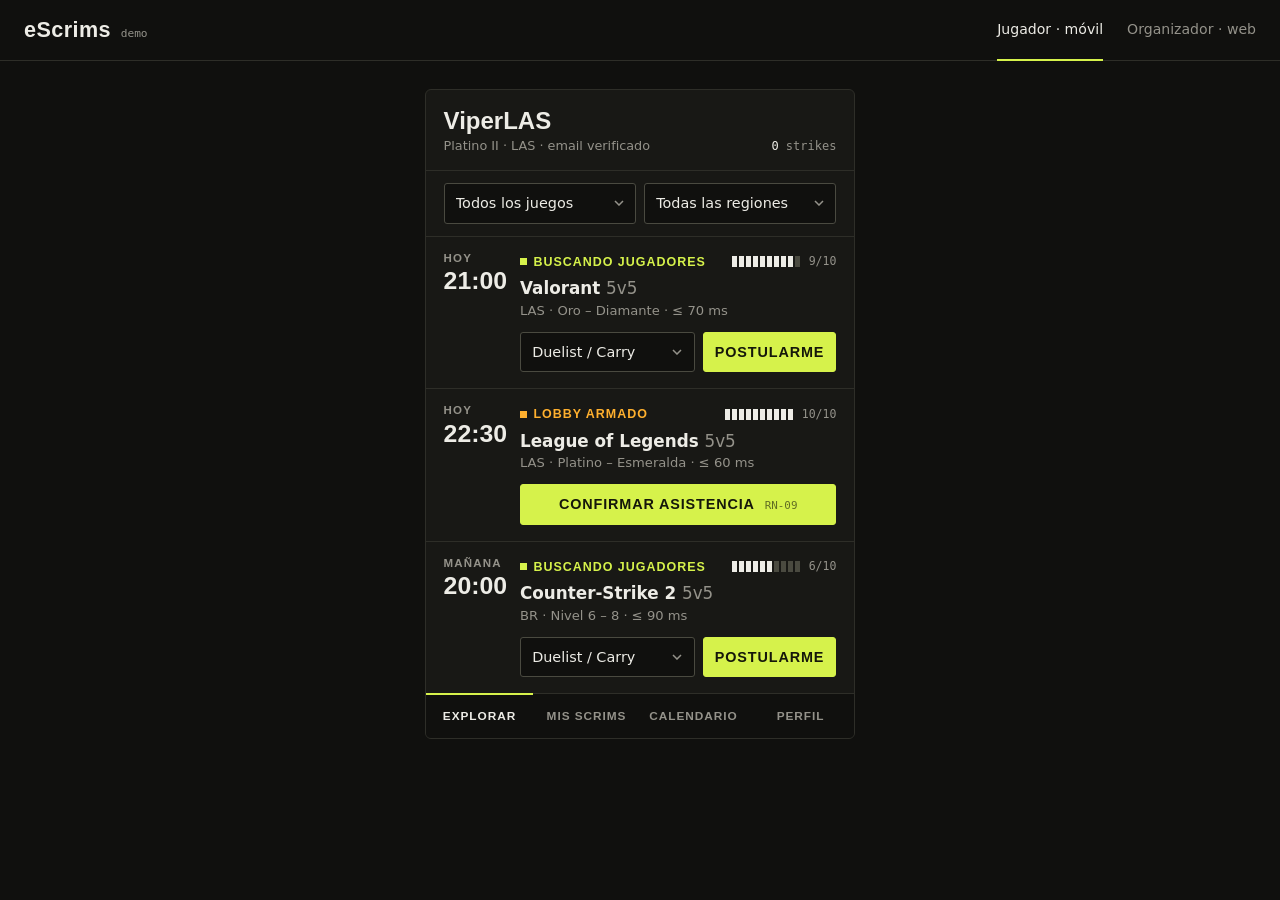
<file: src/main/resources/static/index.html>
<!doctype html>
<html lang="es">
  <head>
    <meta charset="UTF-8" />
    <meta name="viewport" content="width=device-width, initial-scale=1.0" />
    <title>eScrims — Jugador</title>
    <link rel="stylesheet" href="styles.css" />
  </head>
  <body>
    <nav class="top-switcher">
      <div class="brand">eScrims <small>demo</small></div>
      <div class="nav-links">
        <a href="index.html" class="active">Jugador · móvil</a>
        <a href="organizador.html">Organizador · web</a>
      </div>
    </nav>

    <main class="mobile-wrapper">
      <header class="mobile-header">
        <div>
          <div class="player-name">ViperLAS</div>
          <div class="player-sub">Platino II · LAS · email verificado</div>
        </div>
        <span class="strikes"><b>0</b> strikes</span>
      </header>

      <section class="mobile-content">
        <div class="filters-bar">
          <select
            id="filtroJuego"
            aria-label="Filtrar por juego"
            onchange="renderScrims()"
          >
            <option value="TODOS">Todos los juegos</option>
            <option value="VALORANT">Valorant</option>
            <option value="LEAGUE_OF_LEGENDS">League of Legends</option>
            <option value="CS2">Counter-Strike 2</option>
          </select>
          <select
            id="filtroRegion"
            aria-label="Filtrar por región"
            onchange="renderScrims()"
          >
            <option value="TODAS">Todas las regiones</option>
            <option value="LAS">LAS</option>
            <option value="LAN">LAN</option>
            <option value="BR">BR</option>
          </select>
        </div>

        <div id="toastMobile" class="toast" role="status"></div>
        <div id="listaScrims"></div>
      </section>

      <footer class="mobile-bottom-nav">
        <span class="active">Explorar</span>
        <span>Mis scrims</span>
        <span>Calendario</span>
        <span>Perfil</span>
      </footer>
    </main>

    <script>
      const NOMBRES_JUEGO = {
        VALORANT: 'Valorant',
        LEAGUE_OF_LEGENDS: 'League of Legends',
        CS2: 'Counter-Strike 2',
      };

      const scrimsMock = [
        {
          id: 'scrim-101',
          juego: 'VALORANT',
          formato: '5v5',
          region: 'LAS',
          rango: 'Oro – Diamante',
          latenciaMax: 70,
          dia: 'Hoy',
          hora: '21:00',
          ocupados: 9,
          cupos: 10,
          estado: 'Buscando jugadores',
          estadoClass: 'state-buscando',
          postulado: false,
          confirmado: false,
        },
        {
          id: 'scrim-102',
          juego: 'LEAGUE_OF_LEGENDS',
          formato: '5v5',
          region: 'LAS',
          rango: 'Platino – Esmeralda',
          latenciaMax: 60,
          dia: 'Hoy',
          hora: '22:30',
          ocupados: 10,
          cupos: 10,
          estado: 'Lobby armado',
          estadoClass: 'state-lobby',
          postulado: true,
          confirmado: false,
        },
        {
          id: 'scrim-103',
          juego: 'CS2',
          formato: '5v5',
          region: 'BR',
          rango: 'Nivel 6 – 8',
          latenciaMax: 90,
          dia: 'Mañana',
          hora: '20:00',
          ocupados: 6,
          cupos: 10,
          estado: 'Buscando jugadores',
          estadoClass: 'state-buscando',
          postulado: false,
          confirmado: false,
        },
      ];

      let timerAviso;
      function mostrarAviso(texto) {
        const toast = document.getElementById('toastMobile');
        toast.textContent = texto;
        toast.classList.add('is-visible');
        clearTimeout(timerAviso);
        timerAviso = setTimeout(
          () => toast.classList.remove('is-visible'),
          3200,
        );
      }

      function postularse(id) {
        const selectRol = document.getElementById(`rol-${id}`);
        const rol = selectRol.options[selectRol.selectedIndex].text;
        const scrim = scrimsMock.find((s) => s.id === id);
        // Equivalente a POST /api/scrims/{id}/postulaciones
        scrim.postulado = true;
        scrim.ocupados = scrim.cupos;
        scrim.estado = 'Lobby armado';
        scrim.estadoClass = 'state-lobby';
        mostrarAviso(
          `Te postulaste como ${rol}. Se completó el cupo: lobby armado.`,
        );
        renderScrims();
      }

      function confirmarAsistencia(id) {
        const scrim = scrimsMock.find((s) => s.id === id);
        // Equivalente a POST /api/scrims/{id}/confirmaciones
        scrim.confirmado = true;
        scrim.estado = 'Confirmado';
        scrim.estadoClass = 'state-confirmado';
        mostrarAviso(
          'Asistencia confirmada. El evento se agregó a tu calendario (iCal).',
        );
        renderScrims();
      }

      function renderCupos(s) {
        let pips = '';
        for (let i = 0; i < s.cupos; i++) {
          pips += `<i class="${i < s.ocupados ? 'on' : ''}"></i>`;
        }
        return `<div class="slots" title="${s.ocupados} de ${s.cupos} cupos ocupados">${pips}<span>${s.ocupados}/${s.cupos}</span></div>`;
      }

      function renderAcciones(s) {
        if (!s.postulado) {
          return `
            <select id="rol-${s.id}" aria-label="Rol">
              <option value="DUELIST">Duelist / Carry</option>
              <option value="CONTROLLER">Controller / Jungla</option>
              <option value="INITIATOR">Initiator / Mid</option>
              <option value="SENTINEL">Sentinel / Support</option>
            </select>
            <button class="btn-primary" onclick="postularse('${s.id}')">Postularme</button>`;
        }
        if (!s.confirmado) {
          return `
            <button class="btn-primary block" onclick="confirmarAsistencia('${s.id}')">
              Confirmar asistencia <span class="ref">RN-09</span>
            </button>`;
        }
        return `<button class="btn-done block" disabled>Asistencia confirmada</button>`;
      }

      function renderScrims() {
        const juego = document.getElementById('filtroJuego').value;
        const region = document.getElementById('filtroRegion').value;
        const contenedor = document.getElementById('listaScrims');

        const filtrados = scrimsMock.filter(
          (s) =>
            (juego === 'TODOS' || s.juego === juego) &&
            (region === 'TODAS' || s.region === region),
        );

        if (filtrados.length === 0) {
          contenedor.innerHTML = `<p class="empty" style="padding:1.25rem 1.1rem">No hay scrims con esos filtros.</p>`;
          return;
        }

        contenedor.innerHTML = filtrados
          .map(
            (s) => `
            <article class="scrim">
              <div class="scrim-when">
                <span class="day">${s.dia}</span>
                <span class="time">${s.hora}</span>
              </div>
              <div class="scrim-body">
                <div class="scrim-top">
                  <span class="state ${s.estadoClass}">${s.estado}</span>
                  ${renderCupos(s)}
                </div>
                <h3>${NOMBRES_JUEGO[s.juego]} <span>${s.formato}</span></h3>
                <div class="scrim-meta">${s.region} · ${s.rango} · ≤ ${s.latenciaMax} ms</div>
                <div class="scrim-actions">${renderAcciones(s)}</div>
              </div>
            </article>`,
          )
          .join('');
      }

      renderScrims();
    </script>
  </body>
</html>
</file>
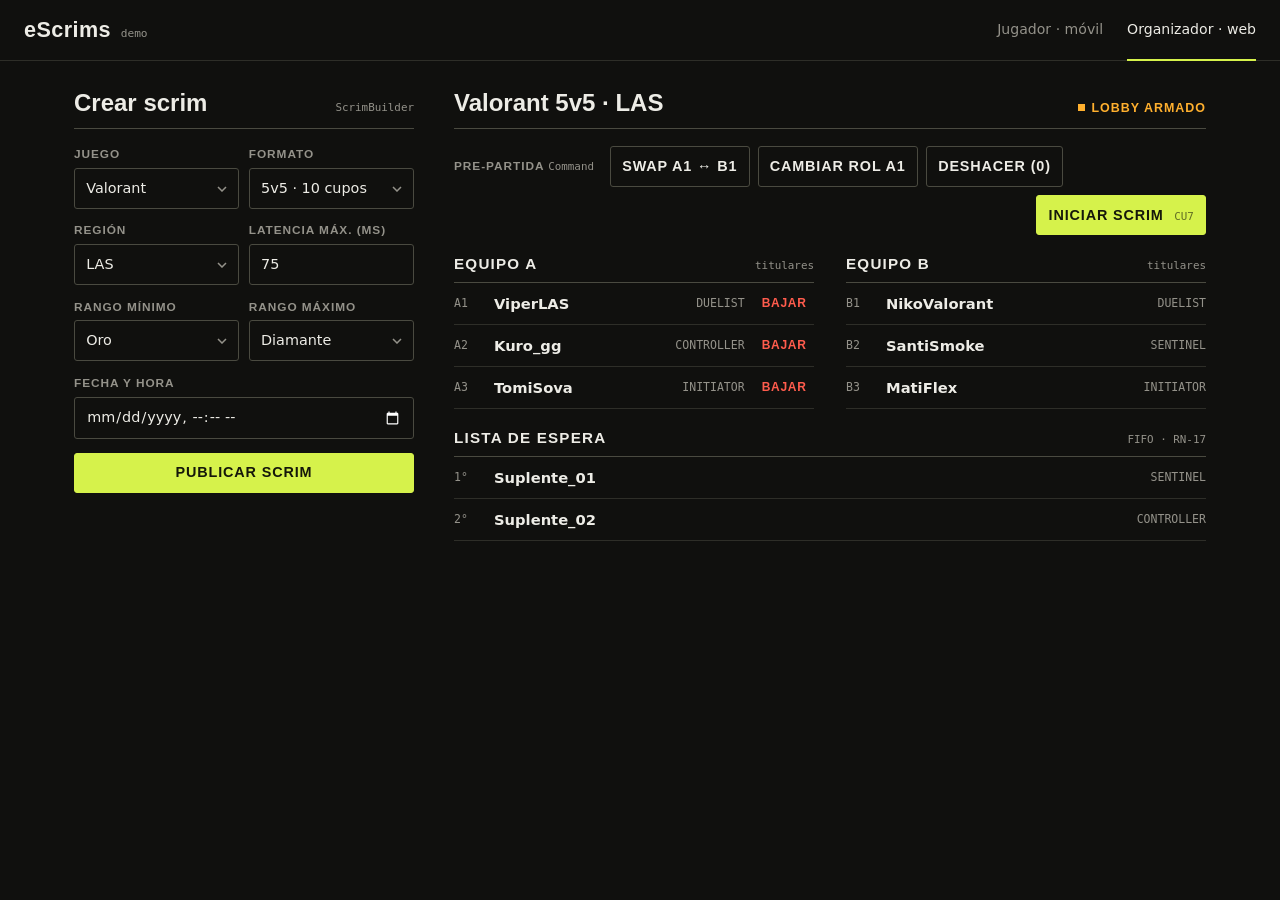
<file: src/main/resources/static/organizador.html>
<!doctype html>
<html lang="es">
  <head>
    <meta charset="UTF-8" />
    <meta name="viewport" content="width=device-width, initial-scale=1.0" />
    <title>eScrims — Organizador</title>
    <link rel="stylesheet" href="styles.css" />
  </head>
  <body>
    <nav class="top-switcher">
      <div class="brand">eScrims <small>demo</small></div>
      <div class="nav-links">
        <a href="index.html">Jugador · móvil</a>
        <a href="organizador.html" class="active">Organizador · web</a>
      </div>
    </nav>

    <main class="dashboard-container">
      <!-- Columna izquierda: crear scrim (Builder + validaciones DTO) -->
      <section class="panel">
        <div class="panel-head">
          <h2>Crear scrim</h2>
          <span class="ref">ScrimBuilder</span>
        </div>
        <form id="formCrearScrim" class="form" onsubmit="crearScrim(event)">
          <div class="form-row">
            <div class="form-group">
              <label for="juego">Juego</label>
              <select id="juego">
                <option value="VALORANT">Valorant</option>
                <option value="LEAGUE_OF_LEGENDS">League of Legends</option>
                <option value="CS2">Counter-Strike 2</option>
              </select>
            </div>
            <div class="form-group">
              <label for="formato">Formato</label>
              <select id="formato">
                <option value="CINCO_VS_CINCO">5v5 · 10 cupos</option>
                <option value="TRES_VS_TRES">3v3 · 6 cupos</option>
                <option value="UNO_VS_UNO">1v1 · 2 cupos</option>
              </select>
            </div>
          </div>

          <div class="form-row">
            <div class="form-group">
              <label for="region">Región</label>
              <select id="region">
                <option value="LAS">LAS</option>
                <option value="LAN">LAN</option>
                <option value="BR">BR</option>
              </select>
            </div>
            <div class="form-group">
              <label for="latenciaMax">Latencia máx. (ms)</label>
              <input
                type="number"
                id="latenciaMax"
                value="75"
                min="1"
                max="500"
                required
              />
            </div>
          </div>

          <div class="form-row">
            <div class="form-group">
              <label for="rangoMin">Rango mínimo</label>
              <select id="rangoMin">
                <option value="ORO">Oro</option>
                <option value="PLATINO">Platino</option>
                <option value="DIAMANTE">Diamante</option>
              </select>
            </div>
            <div class="form-group">
              <label for="rangoMax">Rango máximo</label>
              <select id="rangoMax">
                <option value="PLATINO">Platino</option>
                <option value="DIAMANTE" selected>Diamante</option>
                <option value="INMORTAL">Inmortal</option>
              </select>
            </div>
          </div>

          <div class="form-group">
            <label for="fechaHora">Fecha y hora</label>
            <input type="datetime-local" id="fechaHora" required />
          </div>

          <button type="submit" class="btn-primary">Publicar scrim</button>
        </form>
      </section>

      <!-- Columna derecha: lobby, equipos, suplentes y Command -->
      <section class="panel">
        <div class="panel-head">
          <h2 id="tituloLobby">Valorant 5v5 · LAS</h2>
          <span id="badgeEstadoLobby" class="state state-lobby"
            >Lobby armado</span
          >
        </div>

        <div id="toastOrg" class="toast" role="status"></div>

        <!-- Acciones pre-partida (Patrón Command + Undo) -->
        <div class="command-toolbar">
          <span class="label">Pre-partida <span class="ref">Command</span></span>
          <button class="btn-ghost" onclick="ejecutarSwap()">
            Swap A1 ↔ B1
          </button>
          <button class="btn-ghost" onclick="ejecutarAsignarRol()">
            Cambiar rol A1
          </button>
          <button class="btn-ghost" onclick="deshacerUltimoComando()">
            Deshacer (<span id="contadorUndo">0</span>)
          </button>
          <button class="btn-primary" onclick="iniciarPartida()">
            Iniciar scrim <span class="ref">CU7</span>
          </button>
        </div>

        <div class="teams-grid">
          <div class="team">
            <h3>Equipo A <span class="ref">titulares</span></h3>
            <div id="listaEquipoA"></div>
          </div>
          <div class="team">
            <h3>Equipo B <span class="ref">titulares</span></h3>
            <div id="listaEquipoB"></div>
          </div>
        </div>

        <!-- Lista de espera / suplentes FIFO (RN-10 / RN-17) -->
        <div class="team">
          <h3>Lista de espera <span class="ref">FIFO · RN-17</span></h3>
          <div id="listaSuplentes"></div>
        </div>
      </section>
    </main>

    <script>
      let estadoActual = 'Lobby armado';
      let equipoA = [
        { nombre: 'ViperLAS', rol: 'DUELIST' },
        { nombre: 'Kuro_gg', rol: 'CONTROLLER' },
        { nombre: 'TomiSova', rol: 'INITIATOR' },
      ];
      let equipoB = [
        { nombre: 'NikoValorant', rol: 'DUELIST' },
        { nombre: 'SantiSmoke', rol: 'SENTINEL' },
        { nombre: 'MatiFlex', rol: 'INITIATOR' },
      ];
      let suplentes = [
        { nombre: 'Suplente_01', rol: 'SENTINEL' },
        { nombre: 'Suplente_02', rol: 'CONTROLLER' },
      ];

      const historialComandos = [];

      let timerAviso;
      function notificarOrg(msg, esError = false) {
        const toast = document.getElementById('toastOrg');
        toast.textContent = msg;
        toast.classList.add('is-visible');
        toast.classList.toggle('is-error', esError);
        clearTimeout(timerAviso);
        timerAviso = setTimeout(
          () => toast.classList.remove('is-visible'),
          3500,
        );
      }

      function validarPrePartida() {
        if (estadoActual === 'En juego') {
          notificarOrg(
            'RN-12: No se pueden ejecutar ni deshacer comandos una vez iniciada la partida.',
            true,
          );
          return false;
        }
        return true;
      }

      function ejecutarSwap() {
        if (!validarPrePartida()) return;
        const temp = equipoA[0];
        equipoA[0] = equipoB[0];
        equipoB[0] = temp;

        historialComandos.push({ tipo: 'SWAP' });
        notificarOrg(
          `SwapJugadoresCommand ejecutado: ${equipoB[0].nombre} ↔ ${equipoA[0].nombre}`,
        );
        renderLobby();
      }

      function ejecutarAsignarRol() {
        if (!validarPrePartida()) return;
        const rolAnterior = equipoA[0].rol;
        const nuevoRol = rolAnterior === 'DUELIST' ? 'SENTINEL' : 'DUELIST';
        equipoA[0].rol = nuevoRol;

        historialComandos.push({ tipo: 'ROL', rolAnterior });
        notificarOrg(
          `AsignarRolCommand: ${equipoA[0].nombre} pasó de ${rolAnterior} a ${nuevoRol}`,
        );
        renderLobby();
      }

      function deshacerUltimoComando() {
        if (!validarPrePartida()) return;
        if (historialComandos.length === 0) {
          notificarOrg('No hay comandos en el historial para deshacer.', true);
          return;
        }
        const ultimo = historialComandos.pop();
        if (ultimo.tipo === 'SWAP') {
          const temp = equipoA[0];
          equipoA[0] = equipoB[0];
          equipoB[0] = temp;
          notificarOrg(
            'Undo ejecutado: Se revirtió el intercambio de jugadores.',
          );
        } else if (ultimo.tipo === 'ROL') {
          equipoA[0].rol = ultimo.rolAnterior;
          notificarOrg(
            `Undo ejecutado: Rol restaurado a ${ultimo.rolAnterior}.`,
          );
        }
        renderLobby();
      }

      function bajarTitularYPromover(indice) {
        if (!validarPrePartida()) return;
        const saliente = equipoA[indice];
        if (suplentes.length > 0) {
          const promovido = suplentes.shift();
          equipoA[indice] = promovido;
          notificarOrg(
            `RN-17: ${saliente.nombre} se bajó. Se promovió automáticamente a ${promovido.nombre}.`,
          );
        } else {
          equipoA.splice(indice, 1);
          notificarOrg(`${saliente.nombre} se bajó del equipo.`);
        }
        renderLobby();
      }

      function iniciarPartida() {
        estadoActual = 'En juego';
        const badge = document.getElementById('badgeEstadoLobby');
        badge.textContent = 'En juego';
        badge.className = 'state state-enjuego';
        notificarOrg(
          'CU7: Transición a EnJuegoState completada. Comandos pre-partida bloqueados (RN-12).',
        );
      }

      function crearScrim(e) {
        e.preventDefault();
        const texto = (id) => {
          const sel = document.getElementById(id);
          return sel.options[sel.selectedIndex].text;
        };
        const juego = texto('juego');
        const formato = texto('formato').split(' ')[0];
        const region = document.getElementById('region').value;
        const lat = document.getElementById('latenciaMax').value;

        document.getElementById('tituloLobby').textContent =
          `${juego} ${formato} · ${region} · ≤ ${lat} ms`;
        estadoActual = 'Buscando jugadores';
        const badge = document.getElementById('badgeEstadoLobby');
        badge.textContent = estadoActual;
        badge.className = 'state state-buscando';
        notificarOrg(
          'Scrim creado mediante ScrimBuilder y publicado en DomainEventBus.',
        );
      }

      function renderLobby() {
        document.getElementById('contadorUndo').textContent =
          historialComandos.length;

        document.getElementById('listaEquipoA').innerHTML = equipoA
          .map(
            (j, idx) => `
            <div class="player-row">
              <span class="pos">A${idx + 1}</span>
              <span class="nombre">${j.nombre}</span>
              <span class="rol">${j.rol}</span>
              <button class="btn-danger" onclick="bajarTitularYPromover(${idx})">Bajar</button>
            </div>`,
          )
          .join('');

        document.getElementById('listaEquipoB').innerHTML = equipoB
          .map(
            (j, idx) => `
            <div class="player-row">
              <span class="pos">B${idx + 1}</span>
              <span class="nombre">${j.nombre}</span>
              <span class="rol">${j.rol}</span>
            </div>`,
          )
          .join('');

        document.getElementById('listaSuplentes').innerHTML = suplentes.length
          ? suplentes
              .map(
                (j, idx) => `
                <div class="player-row">
                  <span class="pos">${idx + 1}°</span>
                  <span class="nombre">${j.nombre}</span>
                  <span class="rol">${j.rol}</span>
                </div>`,
              )
              .join('')
          : `<div class="empty">No hay suplentes en espera.</div>`;
      }

      renderLobby();
    </script>
  </body>
</html>
</file>
<file: src/main/resources/static/styles.css>
:root {
  --bg: #10100e;
  --surface: #181815;
  --surface-2: #21211d;
  --line: #2e2e28;
  --line-strong: #4a4a40;
  --text: #edece6;
  --muted: #94928a;
  --accent: #d6f24b;
  --accent-ink: #15170a;
  --ok: #62d49b;
  --warn: #ffb02e;
  --live: #ff6b4a;
  --danger: #ff5c4d;

  --font-display:
    'Bahnschrift', 'DIN Alternate', 'Roboto Condensed', 'Arial Narrow',
    sans-serif;
  --font-body: 'Segoe UI', system-ui, -apple-system, sans-serif;
  --font-mono: 'Cascadia Mono', 'Cascadia Code', Consolas, ui-monospace,
    monospace;
}

* {
  box-sizing: border-box;
  margin: 0;
  padding: 0;
}

body {
  background: var(--bg);
  color: var(--text);
  font-family: var(--font-body);
  font-size: 15px;
  line-height: 1.45;
}

/* ---------- Barra superior ---------- */
.top-switcher {
  display: flex;
  justify-content: space-between;
  align-items: stretch;
  flex-wrap: wrap;
  gap: 0 1.5rem;
  padding: 0 1.5rem;
  border-bottom: 1px solid var(--line);
}

.brand {
  display: flex;
  align-items: baseline;
  gap: 0.6rem;
  padding: 0.9rem 0;
  font-family: var(--font-display);
  font-size: 1.35rem;
  font-weight: 700;
  font-stretch: 80%;
  letter-spacing: 0.02em;
}

.brand small {
  font-family: var(--font-mono);
  font-size: 0.7rem;
  font-weight: 400;
  letter-spacing: 0;
  color: var(--muted);
}

.nav-links {
  display: flex;
  gap: 1.5rem;
}

.nav-links a {
  display: flex;
  align-items: center;
  text-decoration: none;
  color: var(--muted);
  font-size: 0.88rem;
  border-bottom: 2px solid transparent;
  margin-bottom: -1px;
  padding: 0.6rem 0;
}

.nav-links a:hover {
  color: var(--text);
}

.nav-links a.active {
  color: var(--text);
  border-bottom-color: var(--accent);
}

/* ---------- Estado del scrim (Patrón State) ---------- */
.state {
  display: inline-flex;
  align-items: center;
  gap: 0.4rem;
  font-family: var(--font-display);
  font-size: 0.78rem;
  font-weight: 600;
  letter-spacing: 0.08em;
  text-transform: uppercase;
  white-space: nowrap;
}

.state::before {
  content: '';
  width: 7px;
  height: 7px;
  background: currentColor;
}

.state-buscando {
  color: var(--accent);
}
.state-lobby {
  color: var(--warn);
}
.state-confirmado {
  color: var(--ok);
}
.state-enjuego {
  color: var(--live);
}

/* Referencia a regla de negocio / caso de uso / patrón */
.ref {
  font-family: var(--font-mono);
  font-size: 0.68rem;
  font-weight: 400;
  letter-spacing: 0;
  text-transform: none;
  color: var(--muted);
}

button .ref {
  color: inherit;
  opacity: 0.6;
  margin-left: 0.35rem;
}

/* ---------- Controles ---------- */
button,
select,
input {
  font: inherit;
  font-size: 0.9rem;
  color: var(--text);
  background: var(--bg);
  border: 1px solid var(--line-strong);
  border-radius: 3px;
  padding: 0.55rem 0.7rem;
  min-height: 40px;
}

select {
  appearance: none;
  padding-right: 1.9rem;
  background-image: url("data:image/svg+xml,%3Csvg xmlns='http://www.w3.org/2000/svg' width='10' height='6'%3E%3Cpath d='M1 1l4 4 4-4' fill='none' stroke='%2394928a' stroke-width='1.5'/%3E%3C/svg%3E");
  background-repeat: no-repeat;
  background-position: right 0.7rem center;
}

input[type='datetime-local'] {
  color-scheme: dark;
}

select:hover,
input:hover {
  border-color: var(--muted);
}

:focus-visible {
  outline: 2px solid var(--accent);
  outline-offset: 2px;
}

button {
  cursor: pointer;
  font-family: var(--font-display);
  font-weight: 600;
  letter-spacing: 0.06em;
  text-transform: uppercase;
  white-space: nowrap;
}

button:disabled {
  cursor: default;
}

.btn-primary {
  background: var(--accent);
  border-color: var(--accent);
  color: var(--accent-ink);
}

.btn-primary:hover {
  background: #e4fb6c;
}

.btn-ghost {
  background: transparent;
}

.btn-ghost:hover:not(:disabled) {
  border-color: var(--text);
}

.btn-danger {
  background: transparent;
  border-color: transparent;
  color: var(--danger);
  min-height: 0;
  padding: 0.15rem 0.4rem;
  font-size: 0.75rem;
}

.btn-danger:hover {
  border-color: var(--danger);
}

.btn-done {
  background: transparent;
  border-color: var(--line);
  color: var(--ok);
}

.block {
  width: 100%;
}

/* ---------- Aviso ---------- */
.toast {
  display: none;
  padding: 0.6rem 0.75rem;
  font-size: 0.85rem;
  background: var(--surface-2);
  border: 1px solid var(--line-strong);
  border-left: 3px solid var(--ok);
  border-radius: 3px;
}

.toast.is-visible {
  display: block;
}

.toast.is-error {
  border-left-color: var(--danger);
}

/* ================= VISTA MÓVIL (JUGADOR) ================= */
.mobile-wrapper {
  max-width: 430px;
  margin: 1.75rem auto;
  background: var(--surface);
  border: 1px solid var(--line);
  border-radius: 6px;
  overflow: hidden;
}

.mobile-header {
  display: flex;
  justify-content: space-between;
  align-items: flex-end;
  gap: 1rem;
  padding: 1.1rem 1.1rem 0.9rem;
  border-bottom: 1px solid var(--line);
}

.player-name {
  font-family: var(--font-display);
  font-size: 1.5rem;
  font-weight: 700;
  font-stretch: 80%;
  line-height: 1.1;
}

.player-sub {
  font-size: 0.8rem;
  color: var(--muted);
  margin-top: 0.2rem;
}

.strikes {
  font-family: var(--font-mono);
  font-size: 0.75rem;
  color: var(--muted);
  white-space: nowrap;
}

.strikes b {
  color: var(--text);
  font-weight: 400;
}

.mobile-content {
  max-height: 72vh;
  overflow-y: auto;
}

.filters-bar {
  display: grid;
  grid-template-columns: 1fr 1fr;
  gap: 0.5rem;
  padding: 0.75rem 1.1rem;
  border-bottom: 1px solid var(--line);
}

.mobile-content .toast {
  margin: 0.75rem 1.1rem 0;
}

.scrim {
  display: grid;
  grid-template-columns: 62px 1fr;
  gap: 0.9rem;
  padding: 1rem 1.1rem;
  border-bottom: 1px solid var(--line);
}

.scrim:last-child {
  border-bottom: none;
}

.scrim-when {
  font-family: var(--font-display);
  font-stretch: 80%;
  line-height: 1;
}

.scrim-when .day {
  display: block;
  font-size: 0.72rem;
  font-weight: 600;
  letter-spacing: 0.1em;
  text-transform: uppercase;
  color: var(--muted);
  margin-bottom: 0.3rem;
}

.scrim-when .time {
  font-size: 1.55rem;
  font-weight: 700;
  font-variant-numeric: tabular-nums;
}

.scrim-body {
  min-width: 0;
}

.scrim-top {
  display: flex;
  justify-content: space-between;
  align-items: center;
  gap: 0.5rem;
}

.slots {
  display: flex;
  align-items: center;
  gap: 2px;
}

.slots i {
  width: 5px;
  height: 11px;
  background: var(--line-strong);
}

.slots i.on {
  background: var(--text);
}

.slots span {
  font-family: var(--font-mono);
  font-size: 0.72rem;
  color: var(--muted);
  margin-left: 0.4rem;
}

.scrim h3 {
  font-size: 1.05rem;
  font-weight: 600;
  margin-top: 0.35rem;
}

.scrim h3 span {
  font-weight: 400;
  color: var(--muted);
}

.scrim-meta {
  font-size: 0.82rem;
  color: var(--muted);
}

.scrim-actions {
  display: flex;
  gap: 0.5rem;
  margin-top: 0.75rem;
}

.scrim-actions select {
  flex: 1;
  min-width: 0;
}

.mobile-bottom-nav {
  display: grid;
  grid-template-columns: repeat(4, 1fr);
  border-top: 1px solid var(--line);
  background: var(--bg);
  font-family: var(--font-display);
  font-size: 0.74rem;
  font-weight: 600;
  letter-spacing: 0.08em;
  text-transform: uppercase;
  text-align: center;
  color: var(--muted);
}

.mobile-bottom-nav span {
  padding: 0.8rem 0.25rem;
  border-top: 2px solid transparent;
  margin-top: -1px;
}

.mobile-bottom-nav span.active {
  color: var(--text);
  border-top-color: var(--accent);
}

@media (max-width: 460px) {
  .mobile-wrapper {
    margin: 0;
    border: none;
    border-radius: 0;
  }
}

/* ================= PANEL WEB (ORGANIZADOR) ================= */
.dashboard-container {
  max-width: 1180px;
  margin: 1.75rem auto;
  padding: 0 1.5rem;
  display: grid;
  grid-template-columns: 340px 1fr;
  gap: 2.5rem;
  align-items: start;
}

@media (max-width: 900px) {
  .dashboard-container {
    grid-template-columns: 1fr;
  }
}

.panel {
  display: flex;
  flex-direction: column;
  gap: 1.1rem;
  min-width: 0;
}

.panel-head {
  display: flex;
  justify-content: space-between;
  align-items: baseline;
  flex-wrap: wrap;
  gap: 0.4rem 1rem;
  padding-bottom: 0.7rem;
  border-bottom: 1px solid var(--line-strong);
}

.panel-head h2 {
  font-family: var(--font-display);
  font-size: 1.5rem;
  font-weight: 700;
  font-stretch: 80%;
  line-height: 1.15;
}

.form {
  display: flex;
  flex-direction: column;
  gap: 0.85rem;
}

.form-group {
  display: flex;
  flex-direction: column;
  gap: 0.3rem;
  min-width: 0;
}

.form-group label,
.label {
  font-family: var(--font-display);
  font-size: 0.74rem;
  font-weight: 600;
  letter-spacing: 0.08em;
  text-transform: uppercase;
  color: var(--muted);
}

.form-group select,
.form-group input {
  width: 100%;
}

.form-row {
  display: grid;
  grid-template-columns: 1fr 1fr;
  gap: 0.6rem;
}

.command-toolbar {
  display: flex;
  flex-wrap: wrap;
  align-items: center;
  gap: 0.5rem;
}

.command-toolbar .label {
  margin-right: 0.5rem;
}

.command-toolbar .btn-primary {
  margin-left: auto;
}

.teams-grid {
  display: grid;
  grid-template-columns: 1fr 1fr;
  gap: 2rem;
}

@media (max-width: 600px) {
  .teams-grid {
    grid-template-columns: 1fr;
  }
}

.team h3 {
  display: flex;
  justify-content: space-between;
  align-items: baseline;
  gap: 0.5rem;
  font-family: var(--font-display);
  font-size: 0.95rem;
  font-weight: 600;
  letter-spacing: 0.08em;
  text-transform: uppercase;
  padding-bottom: 0.45rem;
  border-bottom: 1px solid var(--line-strong);
}

.player-row {
  display: flex;
  align-items: center;
  gap: 0.6rem;
  min-height: 42px;
  padding: 0.35rem 0;
  border-bottom: 1px solid var(--line);
  font-size: 0.92rem;
}

.player-row .pos,
.player-row .rol {
  font-family: var(--font-mono);
  font-size: 0.72rem;
  color: var(--muted);
}

.player-row .pos {
  width: 1.9rem;
  flex: none;
}

.player-row .nombre {
  flex: 1;
  min-width: 0;
  font-weight: 600;
  overflow: hidden;
  text-overflow: ellipsis;
  white-space: nowrap;
}

.empty {
  padding: 0.7rem 0;
  font-size: 0.85rem;
  color: var(--muted);
}
</file>
